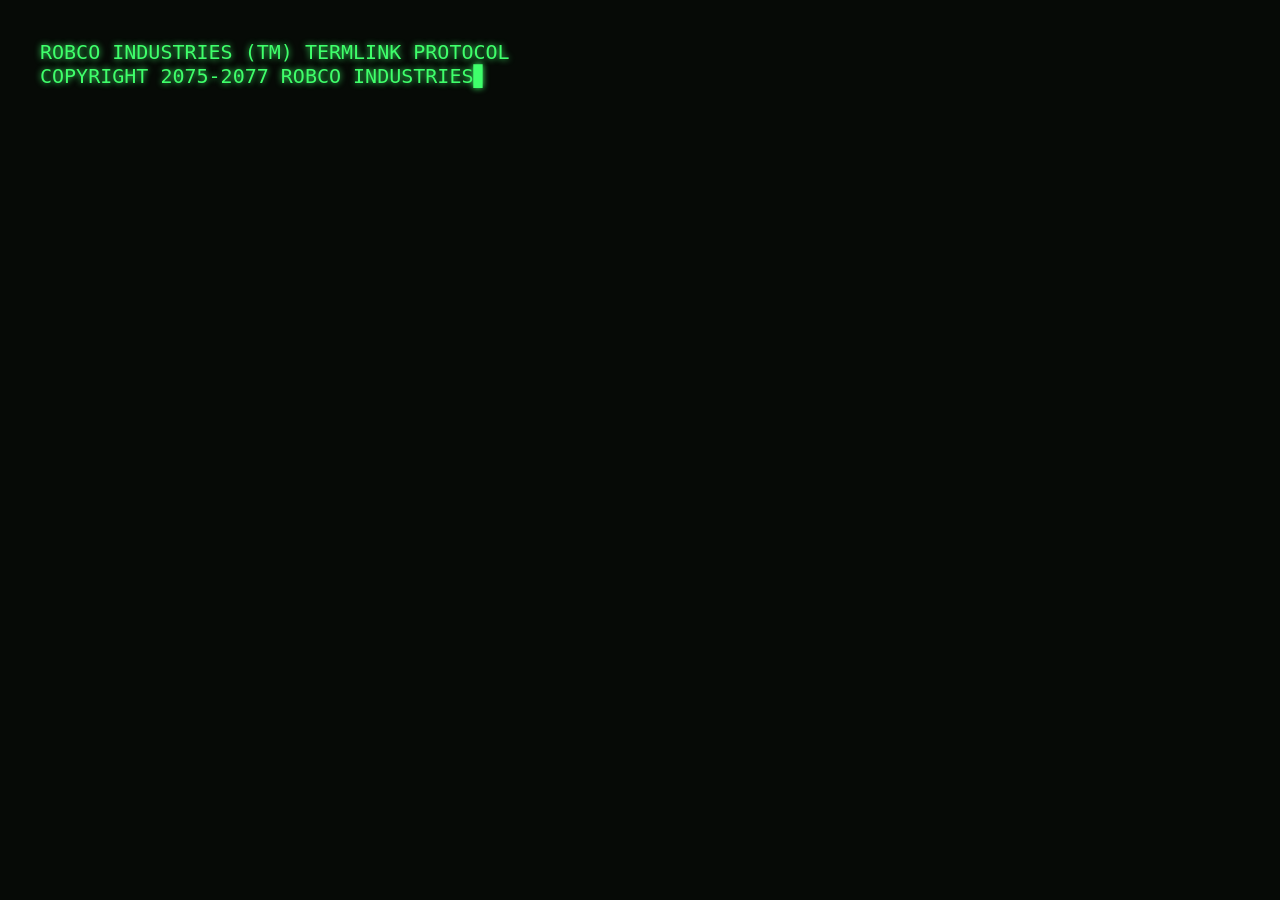
<file: アプリ開発 Falloutポートフォリオ/index.html>
<!DOCTYPE html>
<html lang="ja">
<head>
<meta charset="UTF-8">
<meta name="viewport" content="width=device-width, initial-scale=1.0">
<title>VAULT-TEC TERMLINK // PORTFOLIO</title>
<link rel="preconnect" href="https://fonts.googleapis.com">
<link rel="preconnect" href="https://fonts.gstatic.com" crossorigin>
<link href="https://fonts.googleapis.com/css2?family=VT323&family=Oswald:wght@400;600;700&display=swap" rel="stylesheet">
<link rel="stylesheet" href="style.css">
</head>
<body>

<!-- ==================== BOOT SCREEN ==================== -->
<div id="boot-screen">
  <pre id="boot-text"></pre>
</div>

<!-- ==================== PIP-BOY FRAME ==================== -->
<div id="app" class="hidden">
  <div class="crt-vignette"></div>
  <div class="scanlines"></div>
  <div class="flicker"></div>

  <header class="pb-header">
    <div class="pb-header-left">
      <span class="pb-logo">ROBCO<span class="tm">TM</span> TERMLINK</span>
      <span class="pb-sub">VAULT DWELLER FILE // NO. 000-000</span>
    </div>
    <button id="hue-toggle" class="pb-hue-btn" title="表示色を切り替える">COLOR</button>
  </header>

  <nav class="pb-tabs">
    <button class="pb-tab active" data-tab="stat">STAT</button>
    <button class="pb-tab" data-tab="inv">INV</button>
    <button class="pb-tab" data-tab="data">DATA</button>
    <button class="pb-tab" data-tab="radio">RADIO</button>
  </nav>

  <main class="pb-screen">

    <!-- ---------- STAT (プロフィール / S.P.E.C.I.A.L.) ---------- -->
    <section id="tab-stat" class="pb-panel active">
      <div class="panel-title">// STATUS ────────────────────</div>

      <div class="stat-name-block">
        <h1 class="dweller-name">NAME HERE</h1>
        <p class="dweller-role">ROLE / TITLE HERE — 一言キャッチコピーをここに</p>
      </div>

      <div class="special-grid">
        <!-- S.P.E.C.I.A.L. 風ステータス。項目名・値・説明は自由に書き換え -->
        <div class="special-item">
          <span class="special-key">S</span>
          <div class="special-bar"><div class="special-fill" style="--val:70%"></div></div>
          <span class="special-label">STRENGTH（実行力）</span>
        </div>
        <div class="special-item">
          <span class="special-key">P</span>
          <div class="special-bar"><div class="special-fill" style="--val:85%"></div></div>
          <span class="special-label">PERCEPTION（洞察力）</span>
        </div>
        <div class="special-item">
          <span class="special-key">E</span>
          <div class="special-bar"><div class="special-fill" style="--val:60%"></div></div>
          <span class="special-label">ENDURANCE（継続力）</span>
        </div>
        <div class="special-item">
          <span class="special-key">C</span>
          <div class="special-bar"><div class="special-fill" style="--val:65%"></div></div>
          <span class="special-label">CHARISMA（対人力）</span>
        </div>
        <div class="special-item">
          <span class="special-key">I</span>
          <div class="special-bar"><div class="special-fill" style="--val:90%"></div></div>
          <span class="special-label">INTELLIGENCE（分析力）</span>
        </div>
        <div class="special-item">
          <span class="special-key">A</span>
          <div class="special-bar"><div class="special-fill" style="--val:75%"></div></div>
          <span class="special-label">AGILITY（対応力）</span>
        </div>
        <div class="special-item">
          <span class="special-key">L</span>
          <div class="special-bar"><div class="special-fill" style="--val:55%"></div></div>
          <span class="special-label">LUCK（運）</span>
        </div>
      </div>
    </section>

    <!-- ---------- INV (経歴 / スキル) ---------- -->
    <section id="tab-inv" class="pb-panel">
      <div class="panel-title">// INVENTORY ──────────────────</div>

      <div class="inv-list">
        <div class="inv-row inv-header">
          <span>ITEM</span><span>WEIGHT</span><span>VALUE</span>
        </div>
        <div class="inv-row">
          <span>経歴・実績１（例：広告代理店 / 160社担当）</span><span>—</span><span>★★★★☆</span>
        </div>
        <div class="inv-row">
          <span>経歴・実績２</span><span>—</span><span>★★★☆☆</span>
        </div>
        <div class="inv-row">
          <span>使用ツール・スキル１</span><span>—</span><span>★★★★★</span>
        </div>
        <div class="inv-row">
          <span>使用ツール・スキル２</span><span>—</span><span>★★★☆☆</span>
        </div>
      </div>

      <div class="bio-box">
        <p class="bio-text">
          ここに自己紹介文を入れる。ROBCO端末のログのように、簡潔な短文を積み重ねると雰囲気が出る。
        </p>
      </div>
    </section>

    <!-- ---------- DATA (作品 / 実績) ---------- -->
    <section id="tab-data" class="pb-panel">
      <div class="panel-title">// HOLOTAPE ARCHIVE ───────────</div>

      <div class="holotape-grid">
        <a class="holotape" href="#" target="_blank" rel="noopener">
          <div class="holotape-icon">▣</div>
          <div class="holotape-body">
            <span class="holotape-title">プロジェクト名 01</span>
            <span class="holotape-desc">一行概要をここに。制作年、使用技術など。</span>
          </div>
        </a>
        <a class="holotape" href="#" target="_blank" rel="noopener">
          <div class="holotape-icon">▣</div>
          <div class="holotape-body">
            <span class="holotape-title">プロジェクト名 02</span>
            <span class="holotape-desc">一行概要をここに。</span>
          </div>
        </a>
        <a class="holotape" href="#" target="_blank" rel="noopener">
          <div class="holotape-icon">▣</div>
          <div class="holotape-body">
            <span class="holotape-title">プロジェクト名 03</span>
            <span class="holotape-desc">一行概要をここに。</span>
          </div>
        </a>
      </div>
    </section>

    <!-- ---------- RADIO (連絡先) ---------- -->
    <section id="tab-radio" class="pb-panel">
      <div class="panel-title">// RADIO FREQUENCIES ─────────</div>

      <div class="radio-list">
        <a class="radio-freq" href="mailto:example@example.com">
          <span class="freq-num">98.0</span><span class="freq-label">MAIL — example@example.com</span>
        </a>
        <a class="radio-freq" href="#" target="_blank" rel="noopener">
          <span class="freq-num">101.5</span><span class="freq-label">X (Twitter) — @handle</span>
        </a>
        <a class="radio-freq" href="#" target="_blank" rel="noopener">
          <span class="freq-num">106.9</span><span class="freq-label">GitHub — username</span>
        </a>
      </div>

      <div class="vault-tec-seal">
        <p>VAULT-TEC — 「安心をあなたに」</p>
      </div>
    </section>

  </main>

  <footer class="pb-footer">
    <span class="blink-cursor">_</span> AWAITING INPUT
  </footer>
</div>

<script src="script.js"></script>
</body>
</html>
</file>
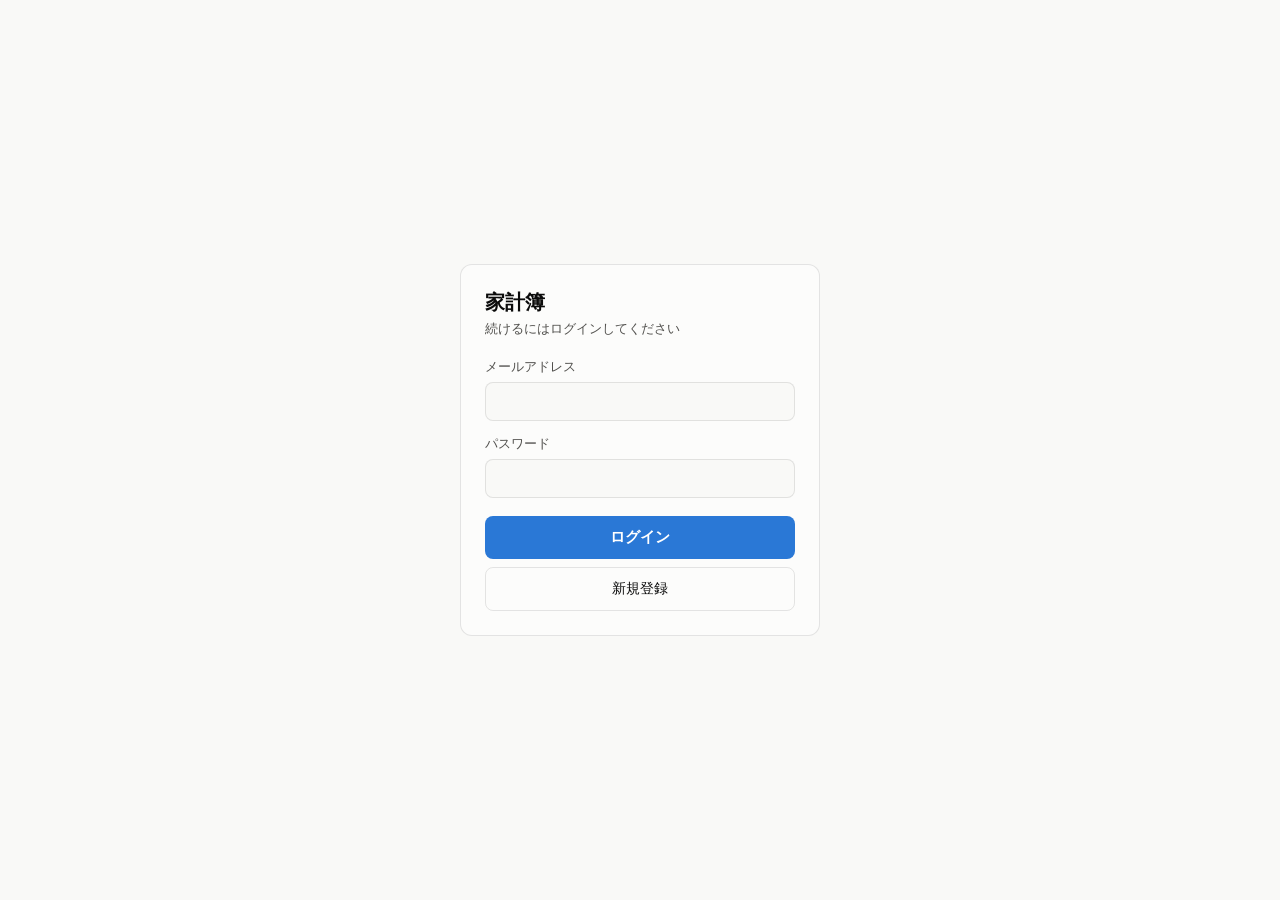
<file: アプリ開発 家計簿/index.html>
<!DOCTYPE html>
<html lang="ja">
<head>
    <meta charset="UTF-8">
    <meta name="viewport" content="width=device-width, initial-scale=1.0, maximum-scale=1.0, user-scalable=no">
    <title>家計簿</title>
    <meta name="apple-mobile-web-app-capable" content="yes">
    <meta name="apple-mobile-web-app-status-bar-style" content="black-translucent">
    <meta name="theme-color" content="#2a78d6">
    <link rel="stylesheet" href="styles.css">
</head>
<body>
    <div id="auth-screen" class="auth-screen">
        <div class="auth-card">
            <h1>家計簿</h1>
            <p class="auth-sub">続けるにはログインしてください</p>
            <form id="auth-form" class="auth-form">
                <div class="form-row">
                    <label for="auth-email">メールアドレス</label>
                    <input type="email" id="auth-email" required autocomplete="username">
                </div>
                <div class="form-row">
                    <label for="auth-password">パスワード</label>
                    <input type="password" id="auth-password" required autocomplete="current-password" minlength="6">
                </div>
                <p id="auth-error" class="auth-error" hidden></p>
                <p id="auth-notice" class="auth-notice" hidden></p>
                <div class="auth-actions">
                    <button type="submit" id="auth-login-btn" class="submit-btn">ログイン</button>
                    <button type="button" id="auth-signup-btn" class="auth-signup-btn">新規登録</button>
                </div>
            </form>
        </div>
    </div>

    <div class="app-container" id="app-container" hidden>
        <header>
            <h1>家計簿</h1>
            <div class="user-bar">
                <span id="user-email" class="user-email"></span>
                <button id="logout-btn" class="logout-btn">ログアウト</button>
            </div>
            <div class="month-nav">
                <button id="prev-month-btn" class="nav-btn" aria-label="前の月">◀</button>
                <span id="month-label" class="month-label">2026年07月</span>
                <button id="next-month-btn" class="nav-btn" aria-label="次の月">▶</button>
            </div>
        </header>

        <main>
            <!-- 収支サマリー -->
            <section class="stats-row" aria-label="今月のサマリー">
                <div class="stat-tile">
                    <div class="stat-label">収入</div>
                    <div class="stat-value" id="stat-income">¥0</div>
                </div>
                <div class="stat-tile">
                    <div class="stat-label">支出</div>
                    <div class="stat-value" id="stat-expense">¥0</div>
                </div>
                <div class="stat-tile">
                    <div class="stat-label">収支</div>
                    <div class="stat-value" id="stat-balance">¥0</div>
                </div>
            </section>

            <!-- 入力フォーム -->
            <section class="add-form-section">
                <h2>記録を追加</h2>
                <form id="entry-form" class="entry-form">
                    <div class="form-row">
                        <label for="entry-date">日付</label>
                        <input type="date" id="entry-date" required>
                    </div>
                    <div class="form-row">
                        <label>種別</label>
                        <div class="type-toggle" role="radiogroup" aria-label="種別">
                            <button type="button" class="type-btn active" data-type="expense">支出</button>
                            <button type="button" class="type-btn" data-type="income">収入</button>
                        </div>
                    </div>
                    <div class="form-row" id="category-row">
                        <label for="entry-category">カテゴリ</label>
                        <select id="entry-category"></select>
                    </div>
                    <div class="form-row">
                        <label for="entry-amount">金額</label>
                        <input type="number" id="entry-amount" min="1" step="1" placeholder="0" required>
                    </div>
                    <div class="form-row">
                        <label for="entry-memo">メモ</label>
                        <input type="text" id="entry-memo" maxlength="40" placeholder="任意">
                    </div>
                    <button type="submit" class="submit-btn">追加</button>
                </form>
            </section>

            <!-- カテゴリ別支出グラフ -->
            <section class="chart-section">
                <h2>カテゴリ別支出</h2>
                <div class="chart-wrap">
                    <svg id="category-chart" class="viz-root" aria-label="カテゴリ別支出グラフ"></svg>
                    <div id="chart-tooltip" class="chart-tooltip" role="tooltip" hidden></div>
                </div>
                <div id="chart-legend" class="chart-legend"></div>
                <p id="chart-empty" class="empty-note" hidden>この月の支出データはまだありません。</p>
            </section>

            <!-- 明細一覧 -->
            <section class="list-section">
                <div class="list-header">
                    <h2>明細</h2>
                    <button id="reset-all-btn" class="reset-btn">全データリセット</button>
                </div>
                <div class="table-wrap">
                    <table id="entries-table">
                        <thead>
                            <tr>
                                <th>日付</th>
                                <th>種別</th>
                                <th>カテゴリ</th>
                                <th class="col-amount">金額</th>
                                <th>メモ</th>
                                <th></th>
                            </tr>
                        </thead>
                        <tbody id="entries-tbody"></tbody>
                    </table>
                </div>
                <p id="list-empty" class="empty-note" hidden>この月の記録はまだありません。</p>
            </section>
        </main>
    </div>

    <script type="module" src="app.js"></script>
</body>
</html>
</file>
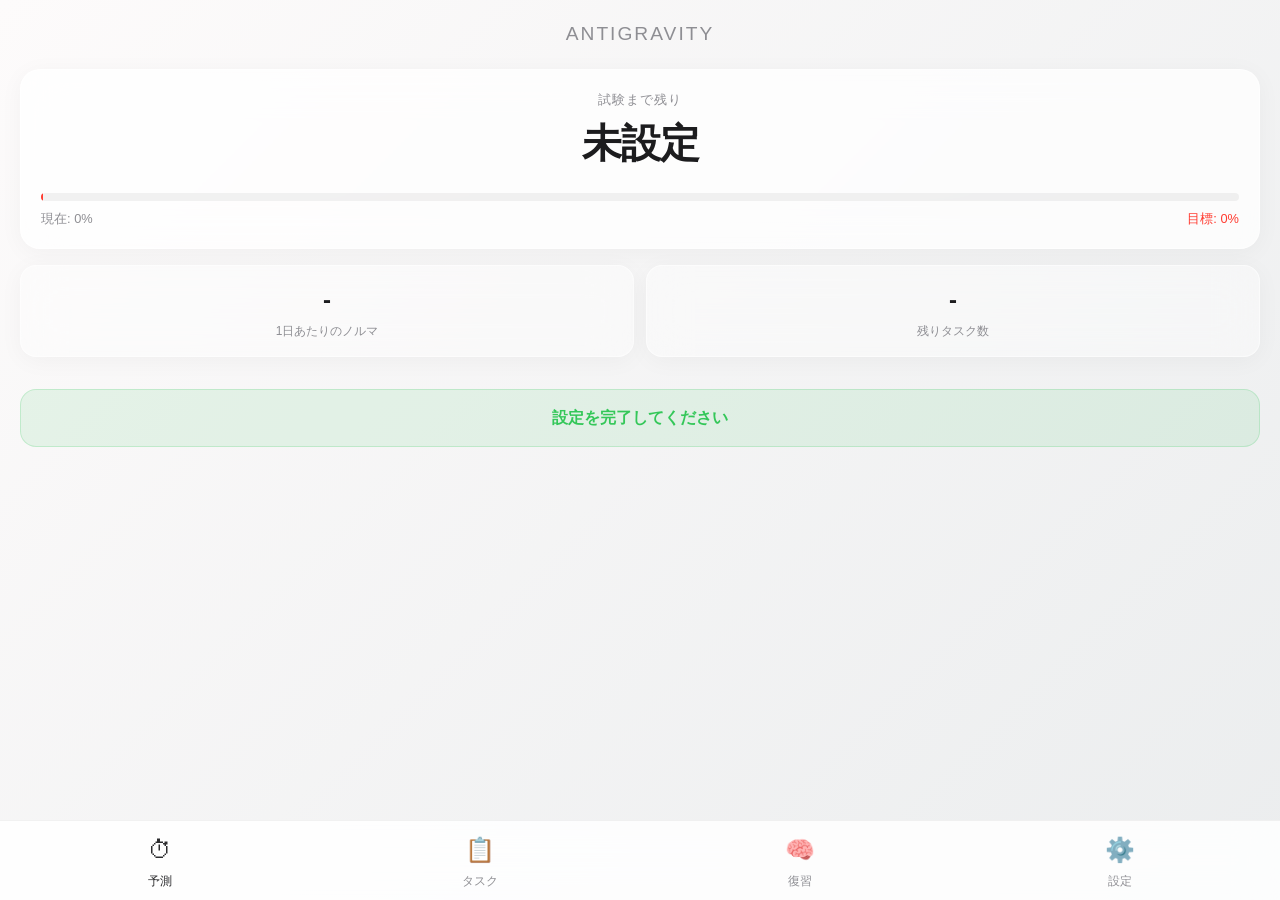
<file: アプリ開発 資格取得/index.html>
<!DOCTYPE html>
<html lang="ja">
<head>
    <meta charset="UTF-8">
    <meta name="viewport" content="width=device-width, initial-scale=1.0, maximum-scale=1.0, user-scalable=no">
    <title>資格取得アプリ - Antigravity</title>
    <style>
        :root {
            --bg-base: #f2f2f7;
            --bg-card: rgba(255, 255, 255, 0.75);
            --text-main: #1c1c1e;
            --text-muted: #8e8e93;
            --border-glass: rgba(255, 255, 255, 0.5);
            
            --accent: #2c2c2e; /* Dark grey accent */
            --danger: #ff3b30;
            --danger-bg: rgba(255, 59, 48, 0.1);
            --success: #34c759;
            --success-bg: rgba(52, 199, 89, 0.1);
            --blue: #007aff;
            
            --tab-h: 80px;
        }

        * {
            box-sizing: border-box;
            margin: 0;
            padding: 0;
            -webkit-tap-highlight-color: transparent;
        }

        body {
            font-family: -apple-system, BlinkMacSystemFont, "SF Pro Text", "Helvetica Neue", Arial, sans-serif;
            background-color: var(--bg-base);
            color: var(--text-main);
            padding-bottom: var(--tab-h);
            line-height: 1.5;
            overflow-x: hidden;
            /* Subtle grain or minimal gradient could go here, but pure silver base is cleaner */
            background-image: linear-gradient(135deg, #fdfbfb 0%, #ebedee 100%);
            min-height: 100vh;
        }

        h1, h2, h3 { font-weight: 600; letter-spacing: -0.5px; }

        .glass-card {
            background: var(--bg-card);
            backdrop-filter: blur(20px);
            -webkit-backdrop-filter: blur(20px);
            border: 1px solid var(--border-glass);
            border-radius: 20px;
            padding: 20px;
            margin-bottom: 16px;
            box-shadow: 0 4px 24px rgba(0, 0, 0, 0.04);
            transition: transform 0.2s cubic-bezier(0.2, 0.8, 0.2, 1);
        }

        /* Top Bar */
        header {
            padding: 20px;
            padding-top: max(20px, env(safe-area-inset-top));
            text-align: center;
        }
        header h1 {
            font-size: 1.2rem;
            color: var(--text-muted);
            text-transform: uppercase;
            letter-spacing: 2px;
            font-weight: 500;
        }

        /* Views */
        .view {
            display: none;
            padding: 0 20px;
            animation: fadeIn 0.3s ease;
        }
        .view.active {
            display: block;
        }

        @keyframes fadeIn {
            from { opacity: 0; transform: translateY(10px); }
            to { opacity: 1; transform: translateY(0); }
        }

        /* Dashboard specific */
        .countdown {
            font-size: 2.5rem;
            font-variant-numeric: tabular-nums;
            font-weight: 700;
            text-align: center;
            margin-bottom: 20px;
            letter-spacing: -1px;
        }
        .countdown .label {
            display: block;
            font-size: 0.8rem;
            color: var(--text-muted);
            font-weight: 500;
            text-transform: uppercase;
            letter-spacing: 1px;
            margin-bottom: 4px;
        }

        .stats-grid {
            display: grid;
            grid-template-columns: 1fr 1fr;
            gap: 12px;
        }
        .stat-box {
            text-align: center;
            padding: 16px;
            border-radius: 16px;
            background: rgba(255,255,255,0.4);
            border: 1px solid var(--border-glass);
        }
        .stat-box .val {
            font-size: 1.5rem;
            font-weight: 700;
        }
        .stat-box .lbl {
            font-size: 0.75rem;
            color: var(--text-muted);
            margin-top: 4px;
        }

        .status-banner {
            margin-top: 16px;
            padding: 16px;
            border-radius: 16px;
            font-weight: 600;
            text-align: center;
            display: flex;
            align-items: center;
            justify-content: center;
            gap: 8px;
        }
        .status-danger {
            background: var(--danger-bg);
            color: var(--danger);
            border: 1px solid rgba(255,59,48,0.2);
        }
        .status-success {
            background: var(--success-bg);
            color: var(--success);
            border: 1px solid rgba(52,199,89,0.2);
        }
        
        .progress-bar {
            height: 8px;
            background: rgba(0,0,0,0.05);
            border-radius: 4px;
            overflow: hidden;
            margin-top: 12px;
            position: relative;
        }
        .progress-fill {
            height: 100%;
            background: var(--accent);
            width: 0%;
            transition: width 0.5s ease;
        }
        .progress-target {
            position: absolute;
            top: 0;
            bottom: 0;
            width: 2px;
            background: var(--danger);
            z-index: 10;
        }

        /* Task List */
        .task-controls {
            display: flex;
            justify-content: space-between;
            align-items: center;
            margin-bottom: 20px;
        }
        .focus-toggle {
            display: flex;
            align-items: center;
            gap: 8px;
            font-size: 0.9rem;
            font-weight: 600;
        }
        .switch {
            position: relative;
            display: inline-block;
            width: 44px;
            height: 24px;
        }
        .switch input { opacity: 0; width: 0; height: 0; }
        .slider {
            position: absolute;
            cursor: pointer;
            top: 0; left: 0; right: 0; bottom: 0;
            background-color: #ccc;
            transition: .4s;
            border-radius: 34px;
        }
        .slider:before {
            position: absolute;
            content: "";
            height: 20px;
            width: 20px;
            left: 2px;
            bottom: 2px;
            background-color: white;
            transition: .4s;
            border-radius: 50%;
        }
        input:checked + .slider { background-color: var(--accent); }
        input:checked + .slider:before { transform: translateX(20px); }

        .chapter-group {
            margin-bottom: 20px;
        }
        .chapter-title {
            font-size: 1.1rem;
            margin-bottom: 12px;
            padding-bottom: 4px;
            border-bottom: 1px solid rgba(0,0,0,0.1);
            color: var(--text-muted);
        }
        .task-item {
            display: flex;
            align-items: center;
            padding: 16px;
            background: var(--bg-card);
            border-radius: 12px;
            margin-bottom: 8px;
            border: 1px solid var(--border-glass);
            transition: all 0.2s;
        }
        .task-item:active {
            transform: scale(0.98);
        }
        .task-item.completed {
            opacity: 0.6;
        }
        .task-item.completed .task-title {
            text-decoration: line-through;
            color: var(--text-muted);
        }
        .checkbox {
            width: 24px;
            height: 24px;
            border-radius: 50%;
            border: 2px solid var(--text-muted);
            margin-right: 16px;
            position: relative;
        }
        .task-item.completed .checkbox {
            background-color: var(--accent);
            border-color: var(--accent);
        }
        .task-item.completed .checkbox::after {
            content: '';
            position: absolute;
            top: 5px;
            left: 8px;
            width: 4px;
            height: 8px;
            border: solid white;
            border-width: 0 2px 2px 0;
            transform: rotate(45deg);
        }
        .task-title {
            font-weight: 500;
            flex-grow: 1;
        }
        
        .focus-highlight {
            border-left: 4px solid var(--blue);
            background: rgba(0, 122, 255, 0.05);
        }

        /* Review List */
        .review-badge {
            display: inline-block;
            padding: 4px 8px;
            border-radius: 8px;
            font-size: 0.75rem;
            font-weight: 600;
            background: var(--blue);
            color: white;
            margin-right: 12px;
        }

        /* Settings */
        .form-group {
            margin-bottom: 20px;
        }
        .form-group label {
            display: block;
            margin-bottom: 8px;
            font-weight: 500;
            color: var(--text-muted);
            font-size: 0.9rem;
        }
        .input-field {
            width: 100%;
            padding: 14px;
            border-radius: 12px;
            border: 1px solid rgba(0,0,0,0.1);
            background: rgba(255,255,255,0.8);
            font-size: 1rem;
            font-family: inherit;
        }
        .btn {
            display: block;
            width: 100%;
            padding: 16px;
            border-radius: 12px;
            border: none;
            background: var(--accent);
            color: white;
            font-size: 1rem;
            font-weight: 600;
            font-family: inherit;
            cursor: pointer;
            text-align: center;
            transition: opacity 0.2s;
        }
        .btn:active { opacity: 0.8; }
        .btn-outline {
            background: transparent;
            color: var(--accent);
            border: 1px solid var(--accent);
            margin-top: 12px;
        }

        /* Bottom Tab Navigation */
        .tab-bar {
            position: fixed;
            bottom: 0;
            left: 0;
            width: 100%;
            height: var(--tab-h);
            background: rgba(255, 255, 255, 0.85);
            backdrop-filter: blur(20px);
            -webkit-backdrop-filter: blur(20px);
            border-top: 1px solid rgba(0,0,0,0.05);
            display: flex;
            justify-content: space-around;
            align-items: center;
            padding-bottom: env(safe-area-inset-bottom);
            z-index: 100;
        }
        .tab-item {
            display: flex;
            flex-direction: column;
            align-items: center;
            justify-content: center;
            flex: 1;
            height: 100%;
            color: var(--text-muted);
            text-decoration: none;
            font-size: 0.75rem;
            font-weight: 500;
            transition: color 0.2s;
        }
        .tab-item.active {
            color: var(--accent);
        }
        .tab-icon {
            font-size: 1.5rem;
            margin-bottom: 4px;
        }
        
    </style>
</head>
<body>

    <header>
        <h1>Antigravity</h1>
    </header>

    <!-- Dashboard View -->
    <main id="view-dashboard" class="view active">
        <div class="glass-card">
            <div class="countdown">
                <span class="label">試験まで残り</span>
                <div id="countdown-timer">--日 --:--:--</div>
            </div>
            
            <div class="progress-bar">
                <div id="progress-fill" class="progress-fill"></div>
                <div id="progress-target" class="progress-target"></div>
            </div>
            <div style="display:flex; justify-content:space-between; margin-top:8px; font-size:0.8rem; color:var(--text-muted);">
                <span>現在: <span id="val-progress-pct">0</span>%</span>
                <span style="color:var(--danger)">目標: <span id="val-target-pct">0</span>%</span>
            </div>
        </div>

        <div class="stats-grid">
            <div class="glass-card stat-box">
                <div class="val" id="val-daily-quota">-</div>
                <div class="lbl">1日あたりのノルマ</div>
            </div>
            <div class="glass-card stat-box">
                <div class="val" id="val-remaining-tasks">-</div>
                <div class="lbl">残りタスク数</div>
            </div>
        </div>

        <div id="status-banner" class="status-banner status-success">
            設定を完了してください
        </div>
    </main>

    <!-- Tasks View -->
    <main id="view-tasks" class="view">
        <div class="task-controls glass-card">
            <h2 style="font-size:1.2rem;">タスクツリー</h2>
            <div class="focus-toggle">
                <span>Focus Mode</span>
                <label class="switch">
                    <input type="checkbox" id="focus-mode-toggle">
                    <span class="slider"></span>
                </label>
            </div>
        </div>
        <div id="task-list-container">
            <!-- Task contents generated by JS -->
        </div>
    </main>

    <!-- Review View -->
    <main id="view-review" class="view">
        <div class="glass-card" style="margin-bottom:20px;">
            <h2 style="font-size:1.2rem; margin-bottom:8px;">忘却曲線リカバリー</h2>
            <p style="font-size:0.9rem; color:var(--text-muted);">完了から1日・3日・7日経過したタスクが表示されます。今日復習すべき項目です。</p>
        </div>
        <div id="review-list-container">
            <!-- Review items generated by JS -->
        </div>
    </main>

    <!-- Settings View -->
    <main id="view-settings" class="view">
        <div class="glass-card">
            <h2 style="font-size:1.2rem; margin-bottom: 20px;">プロジェクト設定</h2>
            
            <div class="form-group">
                <label>試験日 (Dead-line)</label>
                <input type="date" id="input-exam-date" class="input-field">
            </div>

            <button class="btn" onclick="saveSettings()">設定を保存</button>
            <button class="btn btn-outline" onclick="loadSampleData()">サンプルデータを生成</button>
            <button class="btn btn-outline" onclick="clearData()" style="color:var(--danger); border-color:var(--danger);">全データを初期化</button>
        </div>
    </main>

    <!-- Tab Bar -->
    <nav class="tab-bar">
        <a href="#" class="tab-item active" data-target="view-dashboard">
            <div class="tab-icon">⏱</div>
            <span>予測</span>
        </a>
        <a href="#" class="tab-item" data-target="view-tasks">
            <div class="tab-icon">📋</div>
            <span>タスク</span>
        </a>
        <a href="#" class="tab-item" data-target="view-review">
            <div class="tab-icon">🧠</div>
            <span>復習</span>
        </a>
        <a href="#" class="tab-item" data-target="view-settings">
            <div class="tab-icon">⚙️</div>
            <span>設定</span>
        </a>
    </nav>

    <script>
        // Data Structure
        let appData = {
            examDate: null,
            startDate: null,
            tasks: []
        };

        // Initialize App
        function init() {
            loadData();
            setupTabs();
            setupFocusToggle();
            
            if (!appData.startDate && appData.tasks.length > 0) {
                appData.startDate = new Date().toISOString();
                saveData();
            }

            if (appData.examDate) {
                document.getElementById('input-exam-date').value = appData.examDate.split('T')[0];
            }

            // Start loop
            setInterval(updateEngine, 1000);
            updateEngine();
            renderTasks();
            renderReviews();
        }

        function loadData() {
            const saved = localStorage.getItem('antigravity_data');
            if (saved) {
                appData = JSON.parse(saved);
            }
        }
        function saveData() {
            localStorage.setItem('antigravity_data', JSON.stringify(appData));
            updateEngine();
        }

        // Tab Navigation
        function setupTabs() {
            const tabs = document.querySelectorAll('.tab-item');
            tabs.forEach(tab => {
                tab.addEventListener('click', (e) => {
                    e.preventDefault();
                    tabs.forEach(t => t.classList.remove('active'));
                    tab.classList.add('active');
                    
                    document.querySelectorAll('.view').forEach(v => v.classList.remove('active'));
                    const targetId = tab.getAttribute('data-target');
                    document.getElementById(targetId).classList.add('active');

                    // Re-render when switching views
                    if (targetId === 'view-tasks') renderTasks();
                    if (targetId === 'view-review') renderReviews();
                });
            });
        }

        // Focus Mode Toggle
        let isFocusMode = false;
        function setupFocusToggle() {
            const toggle = document.getElementById('focus-mode-toggle');
            toggle.addEventListener('change', (e) => {
                isFocusMode = e.target.checked;
                renderTasks();
            });
        }

        // Phase 1: Prediction Engine
        function updateEngine() {
            if (!appData.examDate || appData.tasks.length === 0) {
                document.getElementById('countdown-timer').innerText = "未設定";
                return;
            }

            const now = new Date();
            const exam = new Date(appData.examDate);
            const start = new Date(appData.startDate || now);
            
            // Countdown Calculation
            const diffMs = exam - now;
            if (diffMs <= 0) {
                document.getElementById('countdown-timer').innerText = "0日 00:00:00";
                return;
            }

            const d = Math.floor(diffMs / (1000 * 60 * 60 * 24));
            const h = Math.floor((diffMs / (1000 * 60 * 60)) % 24);
            const m = Math.floor((diffMs / 1000 / 60) % 60);
            const s = Math.floor((diffMs / 1000) % 60);
            
            document.getElementById('countdown-timer').innerText = 
                `${d}日 ${String(h).padStart(2,'0')}:${String(m).padStart(2,'0')}:${String(s).padStart(2,'0')}`;

            // Progress Logic
            const totalTasks = appData.tasks.length;
            const completedTaskCount = appData.tasks.filter(t => t.completedAt).length;
            const remainingTaskCount = totalTasks - completedTaskCount;
            
            // Days maths
            // We use precision (float) days for prediction to be exact
            const totalDaysPrecision = (exam - start) / (1000 * 60 * 60 * 24);
            const elapsedDaysPrecision = (now - start) / (1000 * 60 * 60 * 24);
            const remainingDaysPrecision = (exam - now) / (1000 * 60 * 60 * 24);

            // Daily Quota based strictly on remaining days vs remaining tasks
            let targetDailyQuota = 0;
            if (remainingDaysPrecision > 0) {
                targetDailyQuota = remainingTaskCount / remainingDaysPrecision;
            }

            // Set UI values
            document.getElementById('val-remaining-tasks').innerText = remainingTaskCount;
            document.getElementById('val-daily-quota').innerText = targetDailyQuota > 0 ? targetDailyQuota.toFixed(1) + " 件" : "0 件";

            // Progress Bar and Prediction Indicator
            const actualPct = (completedTaskCount / totalTasks) * 100;
            let targetPct = 0;
            if (totalDaysPrecision > 0) {
                // How much SHOULD be done by now based on linear pace
                targetPct = (elapsedDaysPrecision / totalDaysPrecision) * 100;
                if (targetPct > 100) targetPct = 100;
                if (targetPct < 0) targetPct = 0;
            }

            document.getElementById('progress-fill').style.width = `${actualPct}%`;
            document.getElementById('progress-target').style.left = `${targetPct}%`;
            
            document.getElementById('val-progress-pct').innerText = actualPct.toFixed(1);
            document.getElementById('val-target-pct').innerText = targetPct.toFixed(1);

            // Status Signal (Red / Green)
            const banner = document.getElementById('status-banner');
            document.documentElement.style.setProperty('--daily-quota-val', targetDailyQuota);

            if (actualPct < targetPct && remainingTaskCount > 0) { // Behind pace
                // Calculate how many tasks behind
                const expectedTasks = (totalTasks * (targetPct / 100));
                const deficit = Math.ceil(expectedTasks - completedTaskCount);
                banner.className = "status-banner status-danger";
                banner.innerHTML = `⚠️ ペース遅延: 今日あと ${deficit} タスク必要`;
            } else if (remainingTaskCount === 0) {
                banner.className = "status-banner status-success";
                banner.innerHTML = `🎉 全タスク完了！試験に向けて万全です。`;
            } else {
                banner.className = "status-banner status-success";
                banner.innerHTML = `✅ 順調なペースで進捗しています`;
            }
        }

        // Phase 2: Tasks Manager
        function renderTasks() {
            const container = document.getElementById('task-list-container');
            container.innerHTML = '';

            if (appData.tasks.length === 0) {
                container.innerHTML = '<div style="text-align:center; padding: 40px; color:var(--text-muted);">タスクがありません。設定からサンプルデータを追加してください。</div>';
                return;
            }

            // Group by chapter
            const grouped = {};
            appData.tasks.forEach(t => {
                if (!grouped[t.chapter]) grouped[t.chapter] = [];
                grouped[t.chapter].push(t);
            });

            // Focus Mode calculation
            let focusIds = new Set();
            if (isFocusMode) {
                // Get required daily quota to determine how many to show
                const now = new Date();
                const exam = new Date(appData.examDate);
                const remainingDays = (exam - now) / (1000 * 60 * 60 * 24);
                const incompleteTasks = appData.tasks.filter(t => !t.completedAt);
                let quota = Math.ceil(incompleteTasks.length / (remainingDays > 0 ? remainingDays : 1));
                if (quota < 1 && incompleteTasks.length > 0) quota = 1;
                
                // Select top `quota` tasks
                for (let i = 0; i < Math.min(quota, incompleteTasks.length); i++) {
                    focusIds.add(incompleteTasks[i].id);
                }
            }

            for (const [chapter, tasks] of Object.entries(grouped)) {
                
                // If focus mode, filter out chapters that have no focus tasks
                if (isFocusMode) {
                    const hasFocus = tasks.some(t => focusIds.has(t.id));
                    if (!hasFocus) continue;
                }

                const gDiv = document.createElement('div');
                gDiv.className = 'chapter-group';
                gDiv.innerHTML = `<div class="chapter-title">${chapter}</div>`;

                tasks.forEach(task => {
                    // In focus mode, only show focus items
                    if (isFocusMode && !focusIds.has(task.id)) return;

                    const tDiv = document.createElement('div');
                    tDiv.className = `task-item ${task.completedAt ? 'completed' : ''} ${focusIds.has(task.id) ? 'focus-highlight' : ''}`;
                    tDiv.onclick = () => toggleTask(task.id);
                    
                    tDiv.innerHTML = `
                        <div class="checkbox"></div>
                        <div class="task-title">${task.title}</div>
                    `;
                    gDiv.appendChild(tDiv);
                });

                container.appendChild(gDiv);
            }
        }

        function toggleTask(id) {
            const task = appData.tasks.find(t => t.id === id);
            if (task) {
                task.completedAt = task.completedAt ? null : new Date().toISOString();
                saveData();
                renderTasks();
            }
        }

        // Phase 3: Forgetting Curve
        function getCalendarDaysDiff(dateStr) {
            const date1 = new Date(dateStr);
            const date2 = new Date();
            const d1 = new Date(date1.getFullYear(), date1.getMonth(), date1.getDate());
            const d2 = new Date(date2.getFullYear(), date2.getMonth(), date2.getDate());
            return Math.round((d2 - d1) / (1000 * 60 * 60 * 24));
        }

        function renderReviews() {
            const container = document.getElementById('review-list-container');
            container.innerHTML = '';

            const reviews = appData.tasks.filter(t => {
                if (!t.completedAt) return false;
                const diff = getCalendarDaysDiff(t.completedAt);
                return diff === 1 || diff === 3 || diff === 7;
            });

            if (reviews.length === 0) {
                container.innerHTML = '<div style="text-align:center; padding: 40px; color:var(--text-muted);">本日の復習タスクはありません。休脳日です☕️</div>';
                return;
            }

            reviews.forEach(task => {
                const diff = getCalendarDaysDiff(task.completedAt);
                const tDiv = document.createElement('div');
                tDiv.className = 'task-item';
                tDiv.innerHTML = `
                    <div class="review-badge">${diff}日前</div>
                    <div class="task-title">${task.chapter} - ${task.title}</div>
                `;
                container.appendChild(tDiv);
            });
        }

        // Settings actions
        function saveSettings() {
            const dateVal = document.getElementById('input-exam-date').value;
            if (dateVal) {
                // Store date as midnight
                appData.examDate = new Date(dateVal + "T23:59:59").toISOString();
            }
            saveData();
            alert('設定を保存しました');
            updateEngine();
        }

        function loadSampleData() {
            if (!confirm('現在のタスクデータは上書きされます。よろしいですか？')) return;
            
            const dummyTasks = [];
            let idCounter = 1;
            for (let i = 1; i <= 10; i++) {
                for (let j = 1; j <= 5; j++) {
                    dummyTasks.push({
                        id: idCounter++,
                        chapter: `第${i}章`,
                        title: `セクション ${i}.${j}`,
                        completedAt: null
                    });
                }
            }

            appData.tasks = dummyTasks;
            
            // Set exam date to 30 days from now default
            const d = new Date();
            appData.startDate = d.toISOString();
            d.setDate(d.getDate() + 30);
            appData.examDate = d.toISOString();
            document.getElementById('input-exam-date').value = appData.examDate.split('T')[0];
            
            saveData();
            alert('サンプルデータ（全50タスク / 試験日30日後）をロードしました');
            renderTasks();
            updateEngine();
        }

        function clearData() {
            if (confirm('すべてのデータを消去しますか？復元できません。')) {
                localStorage.removeItem('antigravity_data');
                appData = { examDate: null, startDate: null, tasks: [] };
                document.getElementById('input-exam-date').value = '';
                saveData();
                renderTasks();
                renderReviews();
                updateEngine();
            }
        }

        // Boot
        window.addEventListener('DOMContentLoaded', init);
    </script>
</body>
</html>
</file>
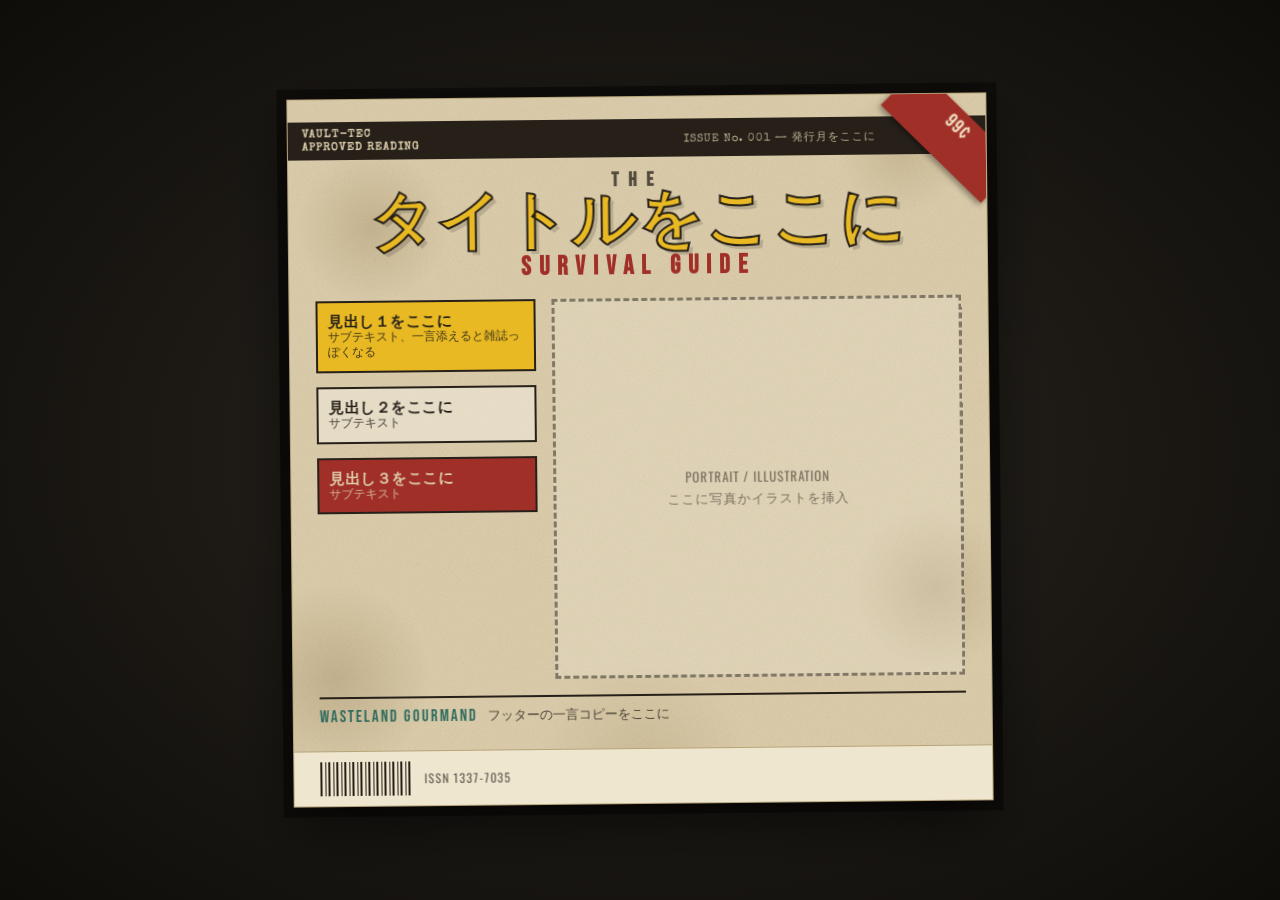
<file: アプリ開発 Falloutポートフォリオ/magazine.html>
<!DOCTYPE html>
<html lang="ja">
<head>
<meta charset="UTF-8">
<meta name="viewport" content="width=device-width, initial-scale=1.0">
<title>VAULT-TEC APPROVED READING // SURVIVAL GUIDE</title>
<link rel="preconnect" href="https://fonts.googleapis.com">
<link rel="preconnect" href="https://fonts.gstatic.com" crossorigin>
<link href="https://fonts.googleapis.com/css2?family=Bebas+Neue&family=Special+Elite&family=Oswald:wght@500;700&display=swap" rel="stylesheet">
<link rel="stylesheet" href="magazine.css">
</head>
<body>

<div class="stage">
  <article class="cover">

    <div class="paper-grain"></div>
    <div class="paper-stains"></div>

    <!-- 値札シール -->
    <div class="price-tag"><span>99¢</span></div>

    <!-- 上部帯 -->
    <header class="masthead-strip">
      <span class="vault-badge">VAULT-TEC<br>APPROVED READING</span>
      <span class="issue-info">ISSUE No. 001 — 発行月をここに</span>
    </header>

    <!-- タイトルロゴ -->
    <h1 class="masthead-title">
      <span class="title-sub">THE</span>
      <span class="title-main">タイトルをここに</span>
      <span class="title-sub2">SURVIVAL GUIDE</span>
    </h1>

    <!-- 見出しティーザー(左) + ポートレート(中央) -->
    <div class="cover-body">
      <div class="teaser-column">
        <div class="teaser teaser-yellow">
          <span class="teaser-head">見出し１をここに</span>
          <span class="teaser-sub">サブテキスト、一言添えると雑誌っぽくなる</span>
        </div>
        <div class="teaser teaser-plain">
          <span class="teaser-head">見出し２をここに</span>
          <span class="teaser-sub">サブテキスト</span>
        </div>
        <div class="teaser teaser-red">
          <span class="teaser-head">見出し３をここに</span>
          <span class="teaser-sub">サブテキスト</span>
        </div>
      </div>

      <div class="portrait-frame">
        <span class="portrait-label">PORTRAIT / ILLUSTRATION<br>ここに写真かイラストを挿入</span>
      </div>
    </div>

    <!-- 下部フッター見出し -->
    <div class="cover-footline">
      <span class="footline-tag">WASTELAND GOURMAND</span>
      <span class="footline-text">フッターの一言コピーをここに</span>
    </div>

    <!-- バーコード欄 -->
    <footer class="barcode-strip">
      <div class="barcode-graphic" aria-hidden="true"></div>
      <span class="barcode-number">ISSN 1337-7035</span>
    </footer>

  </article>
</div>

</body>
</html>
</file>
<file: アプリ開発 Falloutポートフォリオ/style.css>
:root{
  --amber: #ffb000;
  --green: #3fff6b;
  --bg: #060a06;
}

*{ box-sizing: border-box; }

html, body{
  margin:0; padding:0; height:100%;
  background: var(--bg);
  font-family: 'VT323', 'Courier New', monospace;
  overflow-x: hidden;
}

/* declared on body (not :root) so amber-mode's override recomputes it on the same element */
body{
  --phosphor: var(--green);
  --panel-border: color-mix(in srgb, var(--phosphor) 50%, transparent);
  color: var(--phosphor);
}

.hidden{ display:none !important; }

/* ==================== BOOT SCREEN ==================== */
#boot-screen{
  position: fixed; inset:0;
  background: #060a06;
  color: var(--green);
  font-family: 'VT323', monospace;
  font-size: 20px;
  padding: 40px;
  z-index: 999;
  text-shadow: 0 0 6px currentColor;
}
#boot-text{
  white-space: pre-wrap;
  margin:0;
}
#boot-text::after{
  content: "▊";
  animation: blink 1s steps(1) infinite;
}

@keyframes blink{
  50%{ opacity:0; }
}

/* ==================== APP FRAME ==================== */
#app{
  position: relative;
  max-width: 900px;
  margin: 24px auto;
  padding: 0;
  border: 3px solid #1a1f1a;
  border-radius: 14px;
  background:
    radial-gradient(ellipse at center, rgba(20,30,20,0.9) 0%, rgba(2,5,2,0.98) 100%);
  box-shadow:
    0 0 0 6px #0c0f0c,
    0 0 40px rgba(0,0,0,0.8),
    inset 0 0 80px rgba(0,0,0,0.8);
  overflow: hidden;
  min-height: 640px;
}

.crt-vignette{
  position: absolute; inset:0;
  pointer-events: none;
  box-shadow: inset 0 0 120px 40px rgba(0,0,0,0.85);
  z-index: 5;
}

.scanlines{
  position: absolute; inset:0;
  pointer-events: none;
  z-index: 6;
  background: repeating-linear-gradient(
    to bottom,
    rgba(0,0,0,0.15) 0px,
    rgba(0,0,0,0.15) 1px,
    transparent 2px,
    transparent 3px
  );
  mix-blend-mode: multiply;
}

.flicker{
  position: absolute; inset:0;
  pointer-events: none;
  z-index: 7;
  background: color-mix(in srgb, var(--phosphor) 2%, transparent);
  animation: flicker 6s infinite;
}
@keyframes flicker{
  0%, 96%, 100%{ opacity: 0; }
  97%{ opacity: 0.6; }
  98%{ opacity: 0.1; }
  99%{ opacity: 0.4; }
}

/* ==================== HEADER ==================== */
.pb-header{
  position: relative; z-index: 10;
  display:flex; justify-content: space-between; align-items: center;
  padding: 16px 22px 8px;
  border-bottom: 1px solid var(--panel-border);
}
.pb-logo{
  font-size: 22px;
  letter-spacing: 2px;
  text-shadow: 0 0 8px currentColor;
}
.tm{ font-size: 10px; vertical-align: super; }
.pb-sub{
  display:block;
  font-size: 13px;
  opacity: 0.7;
  letter-spacing: 1px;
}
.pb-hue-btn{
  font-family: inherit;
  background: transparent;
  border: 1px solid var(--panel-border);
  color: var(--phosphor);
  padding: 6px 12px;
  font-size: 14px;
  letter-spacing: 2px;
  cursor: pointer;
  border-radius: 3px;
}
.pb-hue-btn:hover{
  background: color-mix(in srgb, var(--phosphor) 10%, transparent);
}

/* ==================== TABS ==================== */
.pb-tabs{
  position: relative; z-index: 10;
  display:flex; gap: 2px;
  padding: 10px 22px 0;
}
.pb-tab{
  font-family: inherit;
  background: color-mix(in srgb, var(--phosphor) 5%, transparent);
  border: 1px solid var(--panel-border);
  border-bottom: none;
  color: var(--phosphor);
  opacity: 0.55;
  padding: 8px 20px;
  font-size: 18px;
  letter-spacing: 3px;
  cursor: pointer;
  border-radius: 4px 4px 0 0;
}
.pb-tab.active{
  opacity: 1;
  background: color-mix(in srgb, var(--phosphor) 15%, transparent);
  text-shadow: 0 0 8px currentColor;
}

/* ==================== SCREEN / PANELS ==================== */
.pb-screen{
  position: relative; z-index: 10;
  padding: 24px 26px 10px;
  min-height: 460px;
  border-top: 1px solid var(--panel-border);
}

.pb-panel{ display:none; animation: panelIn 0.25s ease; }
.pb-panel.active{ display:block; }

@keyframes panelIn{
  from{ opacity:0; transform: translateY(4px); }
  to{ opacity:1; transform: translateY(0); }
}

.panel-title{
  font-size: 16px;
  letter-spacing: 2px;
  opacity: 0.8;
  margin-bottom: 18px;
}

/* ---- STAT tab ---- */
.dweller-name{
  font-family: 'Oswald', sans-serif;
  font-size: 40px;
  letter-spacing: 3px;
  margin: 0 0 4px;
  text-shadow: 0 0 10px currentColor;
}
.dweller-role{
  font-size: 18px;
  opacity: 0.8;
  margin: 0 0 24px;
  letter-spacing: 1px;
}

.special-grid{
  display: flex;
  flex-direction: column;
  gap: 12px;
}
.special-item{
  display: grid;
  grid-template-columns: 30px 1fr 220px;
  align-items: center;
  gap: 14px;
}
.special-key{
  font-family: 'Oswald', sans-serif;
  font-size: 22px;
  font-weight: 700;
  text-align: center;
  border: 1px solid var(--panel-border);
  border-radius: 3px;
}
.special-bar{
  height: 14px;
  border: 1px solid var(--panel-border);
  background: color-mix(in srgb, var(--phosphor) 6%, transparent);
  border-radius: 2px;
  overflow: hidden;
}
.special-fill{
  height: 100%;
  width: var(--val);
  background: var(--phosphor);
  box-shadow: 0 0 8px currentColor;
}
.special-label{
  font-size: 15px;
  letter-spacing: 1px;
  opacity: 0.85;
}

/* ---- INV tab ---- */
.inv-list{
  border: 1px solid var(--panel-border);
  border-radius: 4px;
  overflow: hidden;
  margin-bottom: 24px;
}
.inv-row{
  display: grid;
  grid-template-columns: 1fr 100px 100px;
  padding: 8px 14px;
  font-size: 16px;
  border-bottom: 1px solid color-mix(in srgb, var(--phosphor) 15%, transparent);
}
.inv-row:last-child{ border-bottom: none; }
.inv-header{
  opacity: 0.6;
  letter-spacing: 2px;
  font-size: 13px;
}
.bio-box{
  border-left: 2px solid var(--panel-border);
  padding-left: 16px;
}
.bio-text{
  font-size: 17px;
  line-height: 1.7;
  opacity: 0.9;
}

/* ---- DATA tab ---- */
.holotape-grid{
  display: grid;
  grid-template-columns: repeat(auto-fill, minmax(240px, 1fr));
  gap: 14px;
}
.holotape{
  display: flex;
  gap: 12px;
  align-items: center;
  border: 1px solid var(--panel-border);
  border-radius: 4px;
  padding: 14px;
  text-decoration: none;
  color: var(--phosphor);
  background: color-mix(in srgb, var(--phosphor) 4%, transparent);
  transition: background 0.15s;
}
.holotape:hover{
  background: color-mix(in srgb, var(--phosphor) 14%, transparent);
}
.holotape-icon{
  font-size: 26px;
  text-shadow: 0 0 8px currentColor;
}
.holotape-body{
  display:flex; flex-direction: column;
}
.holotape-title{
  font-size: 18px;
  letter-spacing: 1px;
}
.holotape-desc{
  font-size: 14px;
  opacity: 0.7;
}

/* ---- RADIO tab ---- */
.radio-list{
  display: flex;
  flex-direction: column;
  gap: 10px;
  margin-bottom: 26px;
}
.radio-freq{
  display: flex;
  align-items: baseline;
  gap: 16px;
  text-decoration: none;
  color: var(--phosphor);
  border-bottom: 1px dashed color-mix(in srgb, var(--phosphor) 30%, transparent);
  padding: 8px 4px;
  font-size: 17px;
}
.radio-freq:hover{
  background: color-mix(in srgb, var(--phosphor) 8%, transparent);
}
.freq-num{
  font-family: 'Oswald', sans-serif;
  font-size: 20px;
  min-width: 60px;
  opacity: 0.85;
}
.vault-tec-seal{
  text-align: center;
  opacity: 0.5;
  font-size: 14px;
  letter-spacing: 3px;
  margin-top: 30px;
}

/* ==================== FOOTER ==================== */
.pb-footer{
  position: relative; z-index: 10;
  padding: 10px 22px 18px;
  font-size: 14px;
  letter-spacing: 2px;
  opacity: 0.6;
}
.blink-cursor{
  animation: blink 1s steps(1) infinite;
}

/* ==================== AMBER MODE ==================== */
body.amber-mode{
  --phosphor: var(--amber);
}

/* ==================== RESPONSIVE ==================== */
@media (max-width: 640px){
  #app{ margin: 0; border-radius: 0; }
  .special-item{ grid-template-columns: 24px 1fr; }
  .special-label{ grid-column: 2 / 3; font-size: 13px; }
  .inv-row{ grid-template-columns: 1fr 60px 60px; font-size: 13px; }
  .pb-tab{ padding: 8px 12px; font-size: 15px; }
}
</file>
<file: アプリ開発 家計簿/styles.css>
:root {
    --surface-1:      #fcfcfb;
    --page-plane:     #f9f9f7;
    --text-primary:   #0b0b0b;
    --text-secondary: #52514e;
    --text-muted:     #898781;
    --gridline:       #e1e0d9;
    --baseline:       #c3c2b7;
    --border:         rgba(11, 11, 11, 0.10);
    --good:           #0ca30c;
    --critical:       #d03b3b;

    --series-1: #2a78d6; /* 食費 */
    --series-2: #1baf7a; /* 日用品 */
    --series-3: #eda100; /* 交通 */
    --series-4: #008300; /* 娯楽 */
    --series-5: #4a3aa7; /* 住居 */
    --series-6: #e34948; /* 光熱・通信 */
    --series-7: #e87ba4; /* 医療 */
    --series-8: #eb6834; /* その他 */
}

@media (prefers-color-scheme: dark) {
    :root {
        --surface-1:      #1a1a19;
        --page-plane:     #0d0d0d;
        --text-primary:   #ffffff;
        --text-secondary: #c3c2b7;
        --text-muted:     #898781;
        --gridline:       #2c2c2a;
        --baseline:       #383835;
        --border:         rgba(255, 255, 255, 0.10);
        --good:           #0ca30c;
        --critical:       #e66767;

        --series-1: #3987e5;
        --series-2: #199e70;
        --series-3: #c98500;
        --series-4: #008300;
        --series-5: #9085e9;
        --series-6: #e66767;
        --series-7: #d55181;
        --series-8: #d95926;
    }
}

* { box-sizing: border-box; }

[hidden] { display: none !important; }

body {
    margin: 0;
    font-family: system-ui, -apple-system, "Segoe UI", sans-serif;
    background: var(--page-plane);
    color: var(--text-primary);
}

.app-container {
    max-width: 640px;
    margin: 0 auto;
    padding: 20px 16px 60px;
}

header h1 {
    font-size: 22px;
    font-weight: 800;
    margin: 0 0 12px;
}

.month-nav {
    display: flex;
    align-items: center;
    gap: 12px;
    margin-bottom: 20px;
}

.month-label {
    font-weight: 600;
    font-size: 16px;
    min-width: 110px;
    text-align: center;
}

.nav-btn {
    border: 1px solid var(--border);
    background: var(--surface-1);
    color: var(--text-primary);
    border-radius: 8px;
    width: 36px;
    height: 36px;
    font-size: 14px;
    cursor: pointer;
}
.nav-btn:hover { background: var(--gridline); }

section {
    margin-bottom: 28px;
}

h2 {
    font-size: 15px;
    font-weight: 600;
    color: var(--text-secondary);
    margin: 0 0 12px;
}

/* Stat tiles */
.stats-row {
    display: grid;
    grid-template-columns: repeat(3, 1fr);
    gap: 10px;
}

.stat-tile {
    background: var(--surface-1);
    border: 1px solid var(--border);
    border-radius: 12px;
    padding: 14px 12px;
}

.stat-label {
    font-size: 12px;
    color: var(--text-secondary);
    margin-bottom: 6px;
}

.stat-value {
    font-size: 20px;
    font-weight: 700;
    font-variant-numeric: proportional-nums;
}

.stat-value.positive { color: var(--good); }
.stat-value.negative { color: var(--critical); }

/* Form */
.add-form-section {
    background: var(--surface-1);
    border: 1px solid var(--border);
    border-radius: 12px;
    padding: 16px;
}

.entry-form {
    display: flex;
    flex-direction: column;
    gap: 12px;
}

.form-row {
    display: flex;
    flex-direction: column;
    gap: 6px;
}
.form-row[hidden] {
    display: none;
}

.form-row label {
    font-size: 13px;
    color: var(--text-secondary);
}

.form-row input,
.form-row select {
    border: 1px solid var(--border);
    border-radius: 8px;
    padding: 10px;
    font-size: 15px;
    background: var(--page-plane);
    color: var(--text-primary);
}

.type-toggle {
    display: flex;
    gap: 8px;
}

.type-btn {
    flex: 1;
    padding: 10px;
    border-radius: 8px;
    border: 1px solid var(--border);
    background: var(--page-plane);
    color: var(--text-secondary);
    font-size: 14px;
    cursor: pointer;
}

.type-btn.active {
    background: var(--series-1);
    border-color: var(--series-1);
    color: #ffffff;
    font-weight: 600;
}

.submit-btn {
    margin-top: 4px;
    padding: 12px;
    border: none;
    border-radius: 8px;
    background: var(--series-1);
    color: #ffffff;
    font-size: 15px;
    font-weight: 600;
    cursor: pointer;
}
.submit-btn:hover { opacity: 0.9; }

/* Chart */
.chart-section {
    background: var(--surface-1);
    border: 1px solid var(--border);
    border-radius: 12px;
    padding: 16px;
}

.chart-wrap {
    position: relative;
}

#category-chart {
    width: 100%;
    height: 220px;
    display: block;
    overflow: visible;
}

.chart-tooltip {
    position: absolute;
    pointer-events: none;
    background: var(--text-primary);
    color: var(--surface-1);
    font-size: 12px;
    padding: 6px 10px;
    border-radius: 6px;
    transform: translate(-50%, -100%);
    white-space: nowrap;
    z-index: 10;
}

.chart-tooltip .tt-value {
    font-weight: 700;
}

.chart-legend {
    display: flex;
    flex-wrap: wrap;
    gap: 10px 16px;
    margin-top: 14px;
}

.legend-item {
    display: flex;
    align-items: center;
    gap: 6px;
    font-size: 12px;
    color: var(--text-secondary);
}

.legend-swatch {
    width: 10px;
    height: 10px;
    border-radius: 2px;
    flex-shrink: 0;
}

/* Table */
.list-section {
    background: var(--surface-1);
    border: 1px solid var(--border);
    border-radius: 12px;
    padding: 16px;
}

.list-header {
    display: flex;
    align-items: center;
    justify-content: space-between;
    margin-bottom: 12px;
}
.list-header h2 { margin: 0; }

.reset-btn {
    border: 1px solid var(--border);
    background: transparent;
    color: var(--critical);
    font-size: 12px;
    padding: 6px 10px;
    border-radius: 8px;
    cursor: pointer;
}

.table-wrap {
    overflow-x: auto;
}

table {
    width: 100%;
    border-collapse: collapse;
    font-size: 13px;
}

th, td {
    text-align: left;
    padding: 8px 6px;
    border-bottom: 1px solid var(--gridline);
    white-space: nowrap;
}

th {
    color: var(--text-muted);
    font-weight: 600;
    font-size: 12px;
}

.col-amount { text-align: right; }
td.col-amount {
    text-align: right;
    font-variant-numeric: tabular-nums;
    font-weight: 600;
}
td.col-amount.income { color: var(--good); }
td.col-amount.expense { color: var(--text-primary); }

.type-badge {
    font-size: 11px;
    padding: 2px 8px;
    border-radius: 999px;
    font-weight: 600;
}
.type-badge.income { background: color-mix(in srgb, var(--good) 15%, transparent); color: var(--good); }
.type-badge.expense { background: var(--gridline); color: var(--text-secondary); }

.delete-btn {
    border: none;
    background: transparent;
    color: var(--text-muted);
    cursor: pointer;
    font-size: 14px;
}
.delete-btn:hover { color: var(--critical); }

.empty-note {
    color: var(--text-muted);
    font-size: 13px;
    text-align: center;
    padding: 20px 0;
}

/* Auth screen */
.auth-screen {
    min-height: 100vh;
    display: flex;
    align-items: center;
    justify-content: center;
    padding: 20px;
}

.auth-card {
    width: 100%;
    max-width: 360px;
    background: var(--surface-1);
    border: 1px solid var(--border);
    border-radius: 12px;
    padding: 24px;
}

.auth-card h1 {
    font-size: 20px;
    font-weight: 800;
    margin: 0 0 4px;
}

.auth-sub {
    font-size: 13px;
    color: var(--text-secondary);
    margin: 0 0 20px;
}

.auth-form {
    display: flex;
    flex-direction: column;
    gap: 14px;
}

.auth-error {
    color: var(--critical);
    font-size: 13px;
    margin: 0;
}

.auth-notice {
    color: var(--good);
    font-size: 13px;
    margin: 0;
}

.auth-actions {
    display: flex;
    flex-direction: column;
    gap: 8px;
}

.auth-signup-btn {
    padding: 12px;
    border: 1px solid var(--border);
    border-radius: 8px;
    background: transparent;
    color: var(--text-primary);
    font-size: 14px;
    cursor: pointer;
}
.auth-signup-btn:hover { background: var(--gridline); }

/* User bar */
.user-bar {
    display: flex;
    align-items: center;
    justify-content: space-between;
    gap: 8px;
    margin-bottom: 12px;
}

.user-email {
    font-size: 12px;
    color: var(--text-muted);
    overflow: hidden;
    text-overflow: ellipsis;
    white-space: nowrap;
}

.logout-btn {
    border: 1px solid var(--border);
    background: transparent;
    color: var(--text-secondary);
    font-size: 12px;
    padding: 6px 10px;
    border-radius: 8px;
    cursor: pointer;
    flex-shrink: 0;
}
.logout-btn:hover { background: var(--gridline); }
</file>
<file: アプリ開発 Falloutポートフォリオ/magazine.css>
:root{
  --paper: #ddceac;
  --paper-dark: #cbb98f;
  --ink: #262019;
  --vault-yellow: #e8b923;
  --vault-red: #a02f27;
  --vault-teal: #2f6b5e;
}

*{ box-sizing: border-box; }

html, body{
  margin:0; padding:0; min-height:100%;
  background: radial-gradient(ellipse at center, #2a2620 0%, #0f0d0a 100%);
  font-family: 'Special Elite', 'Courier New', monospace;
  color: var(--ink);
}

.stage{
  display:flex;
  align-items:center;
  justify-content:center;
  padding: 48px 20px;
  min-height: 100vh;
}

/* ==================== COVER SHEET ==================== */
.cover{
  position: relative;
  width: 100%;
  max-width: 700px;
  background: var(--paper);
  padding: 22px 26px 0;
  border: 1px solid #b7a479;
  box-shadow:
    0 20px 60px rgba(0,0,0,0.6),
    0 0 0 10px #0f0d0a;
  transform: rotate(-0.6deg);
  overflow: hidden;
}

.paper-grain{
  position:absolute; inset:0;
  pointer-events:none;
  opacity: 0.5;
  mix-blend-mode: multiply;
  background-image: url("data:image/svg+xml;utf8,<svg xmlns='http://www.w3.org/2000/svg' width='120' height='120'><filter id='n'><feTurbulence type='fractalNoise' baseFrequency='0.9' numOctaves='2' stitchTiles='stitch'/><feColorMatrix type='saturate' values='0'/></filter><rect width='100%25' height='100%25' filter='url(%23n)' opacity='0.35'/></svg>");
  background-size: 180px 180px;
}

.paper-stains{
  position:absolute; inset:0;
  pointer-events:none;
  background:
    radial-gradient(circle at 12% 18%, rgba(120,90,40,0.18) 0%, transparent 9%),
    radial-gradient(circle at 88% 8%, rgba(120,90,40,0.14) 0%, transparent 7%),
    radial-gradient(circle at 92% 70%, rgba(120,90,40,0.16) 0%, transparent 10%),
    radial-gradient(circle at 6% 82%, rgba(120,90,40,0.2) 0%, transparent 11%),
    radial-gradient(circle at 50% 95%, rgba(120,90,40,0.12) 0%, transparent 14%);
  mix-blend-mode: multiply;
}

/* ==================== PRICE TAG ==================== */
.price-tag{
  position:absolute;
  top: 14px; right: -34px;
  width: 140px;
  background: var(--vault-red);
  color: #f4e9c9;
  text-align:center;
  padding: 4px 0 26px;
  transform: rotate(45deg);
  font-family: 'Bebas Neue', sans-serif;
  font-size: 20px;
  letter-spacing: 1px;
  box-shadow: 0 3px 6px rgba(0,0,0,0.4);
  z-index: 5;
}

/* ==================== MASTHEAD STRIP ==================== */
.masthead-strip{
  position: relative;
  z-index: 2;
  display:flex;
  justify-content: space-between;
  align-items: center;
  background: var(--ink);
  color: var(--paper);
  padding: 6px 110px 6px 14px;
  margin: 0 -26px;
  font-size: 12px;
  letter-spacing: 1px;
}
.vault-badge{
  font-weight: 700;
  line-height: 1.2;
  font-size: 11px;
}
.issue-info{
  font-size: 11px;
  opacity: 0.85;
  white-space: nowrap;
}

/* ==================== TITLE ==================== */
.masthead-title{
  position: relative; z-index: 2;
  margin: 14px 0 6px;
  text-align: center;
  font-family: 'Bebas Neue', sans-serif;
  line-height: 0.95;
}
.title-sub{
  display:block;
  font-size: 20px;
  letter-spacing: 10px;
  color: var(--ink);
  opacity: 0.75;
}
.title-main{
  display:block;
  font-size: clamp(36px, 9vw, 64px);
  color: var(--vault-yellow);
  -webkit-text-stroke: 2px var(--ink);
  text-stroke: 2px var(--ink);
  letter-spacing: 1px;
  text-shadow: 4px 4px 0 rgba(0,0,0,0.15);
  margin: 2px 0;
  word-break: keep-all;
  overflow-wrap: break-word;
}
.title-sub2{
  display:block;
  font-size: 26px;
  letter-spacing: 8px;
  color: var(--vault-red);
}

/* ==================== BODY: TEASERS + PORTRAIT ==================== */
.cover-body{
  position: relative; z-index: 2;
  display:flex;
  gap: 16px;
  margin-top: 18px;
  min-height: 380px;
}

.teaser-column{
  display:flex;
  flex-direction: column;
  gap: 14px;
  width: 34%;
}
.teaser{
  border: 2px solid var(--ink);
  padding: 8px 10px;
  display:flex;
  flex-direction: column;
  gap: 3px;
}
.teaser-head{
  font-family: 'Oswald', sans-serif;
  font-weight: 700;
  font-size: 15px;
  line-height: 1.2;
  letter-spacing: 0.5px;
}
.teaser-sub{
  font-size: 12px;
  line-height: 1.3;
  opacity: 0.85;
}
.teaser-yellow{ background: var(--vault-yellow); }
.teaser-red{ background: var(--vault-red); color: var(--paper); border-color: var(--ink); }
.teaser-plain{ background: rgba(255,255,255,0.35); }

.portrait-frame{
  flex: 1;
  border: 3px dashed rgba(38,32,25,0.5);
  display:flex;
  align-items:center;
  justify-content:center;
  text-align:center;
  padding: 20px;
  background: rgba(255,255,255,0.15);
}
.portrait-label{
  font-family: 'Oswald', sans-serif;
  font-size: 13px;
  letter-spacing: 1px;
  opacity: 0.55;
  line-height: 1.6;
}

/* ==================== FOOTLINE ==================== */
.cover-footline{
  position: relative; z-index: 2;
  display:flex;
  align-items:center;
  gap: 10px;
  margin-top: 16px;
  padding: 8px 0;
  border-top: 2px solid var(--ink);
}
.footline-tag{
  font-family: 'Bebas Neue', sans-serif;
  font-size: 17px;
  letter-spacing: 2px;
  color: var(--vault-teal);
  white-space: nowrap;
}
.footline-text{
  font-size: 13px;
  opacity: 0.8;
}

/* ==================== BARCODE STRIP ==================== */
.barcode-strip{
  position: relative; z-index: 2;
  display:flex;
  align-items:center;
  gap: 14px;
  margin: 16px -26px 0;
  padding: 10px 26px;
  background: #efe6cf;
  border-top: 1px solid #b7a479;
}
.barcode-graphic{
  width: 90px;
  height: 34px;
  background: repeating-linear-gradient(
    to right,
    var(--ink) 0px, var(--ink) 2px,
    transparent 2px, transparent 5px,
    var(--ink) 5px, var(--ink) 6px,
    transparent 6px, transparent 8px
  );
}
.barcode-number{
  font-family: 'Oswald', sans-serif;
  font-size: 12px;
  letter-spacing: 1px;
  opacity: 0.7;
}

/* ==================== RESPONSIVE ==================== */
@media (max-width: 560px){
  .cover-body{ flex-direction: column; }
  .teaser-column{ width: 100%; flex-direction: row; flex-wrap: wrap; }
  .teaser{ flex: 1 1 45%; }
  .portrait-frame{ min-height: 220px; }
  .price-tag{ right: -40px; }
}
</file>
